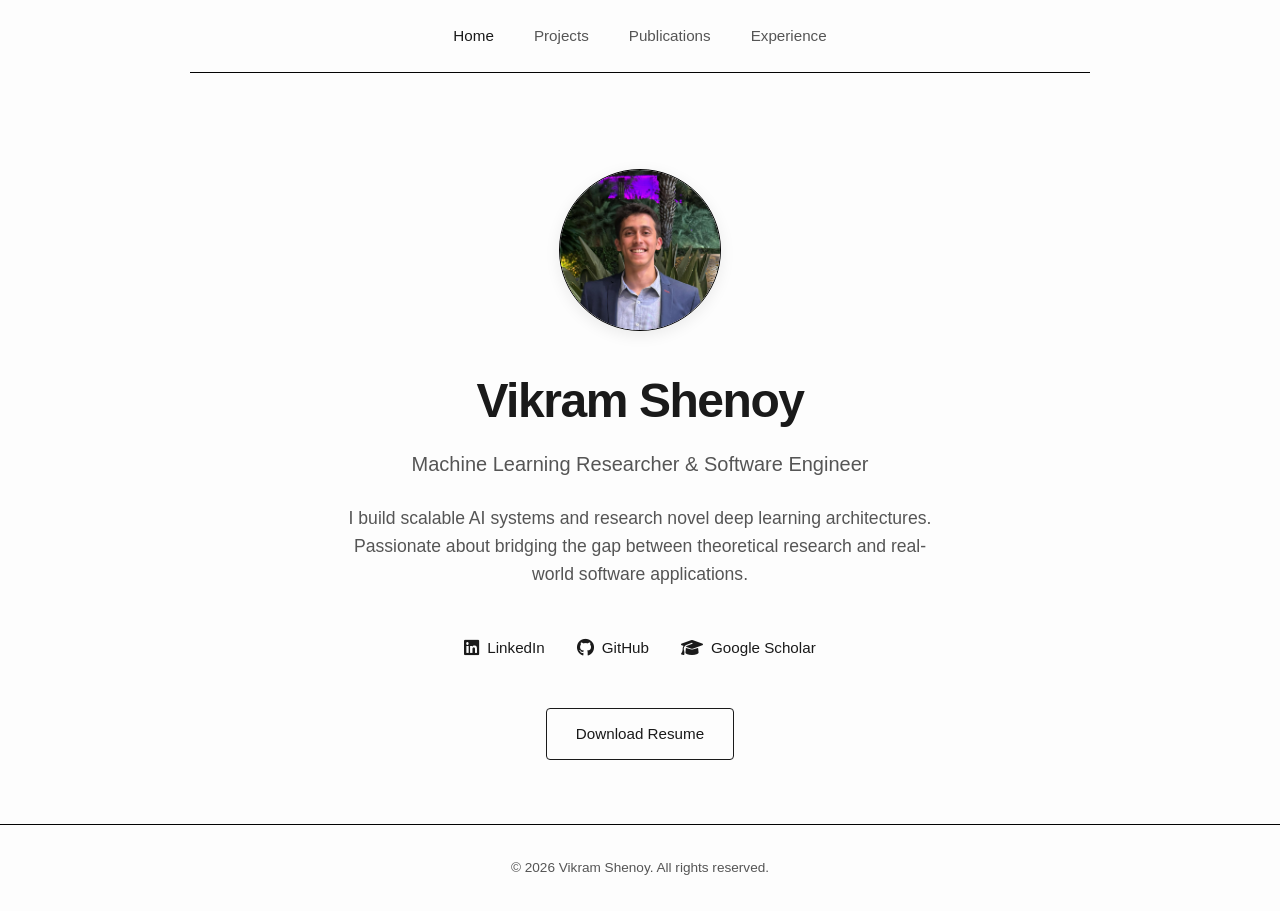
<file: index.html>
<!DOCTYPE html>
<html lang="en">
<head>
    <meta charset="UTF-8">
    <meta name="viewport" content="width=device-width, initial-scale=1.0">
    <title>Vikram Shenoy - Portfolio</title>
    <link rel="icon" type="image/x-icon" href="images/favicon.png">

    <link rel="stylesheet" href="https://cdnjs.cloudflare.com/ajax/libs/font-awesome/6.4.0/css/all.min.css">
    <link rel="stylesheet" href="styles.css">
</head>
<body>

    <nav>
        <div class="nav-brand"></div> <div class="nav-links">
            <a href="index.html" class="active">Home</a>
            <a href="projects.html">Projects</a>
            <a href="publications.html">Publications</a>
            <a href="experience.html">Experience</a>
        </div>
        
        <div></div> </nav>

    <div class="container">
        <section class="hero">
            <img src="images/Profilepic.png" alt="Profile Picture" class="profile-pic">
            <h1>Vikram Shenoy</h1>
            <h2>Machine Learning Researcher & Software Engineer</h2>
            
            <p>
                I build scalable AI systems and research novel deep learning architectures. 
                Passionate about bridging the gap between theoretical research and real-world software applications.
            </p>

            <div class="social-links">
                <a href="https://linkedin.com/in/vikram-shen" target="_blank" rel="noopener noreferrer">
                    <i class="fa-brands fa-linkedin"></i> LinkedIn
                </a>
                <a href="https://github.com/Vikram-Shenoy" target="_blank" rel="noopener noreferrer">
                    <i class="fa-brands fa-github"></i> GitHub
                </a>
                <a href="https://scholar.google.com/citations?user=3n41WfoAAAAJ" target="_blank" rel="noopener noreferrer">
                    <i class="fa-solid fa-graduation-cap"></i> Google Scholar
                </a>
            </div>

            <a href="Vikram-Shenoy-Resume.pdf" class="btn-resume" download>Download Resume</a>
        </section>
    </div>

    <footer>
        &copy; 2026 Vikram Shenoy. All rights reserved.
    </footer>

</body>
</html>
</file>
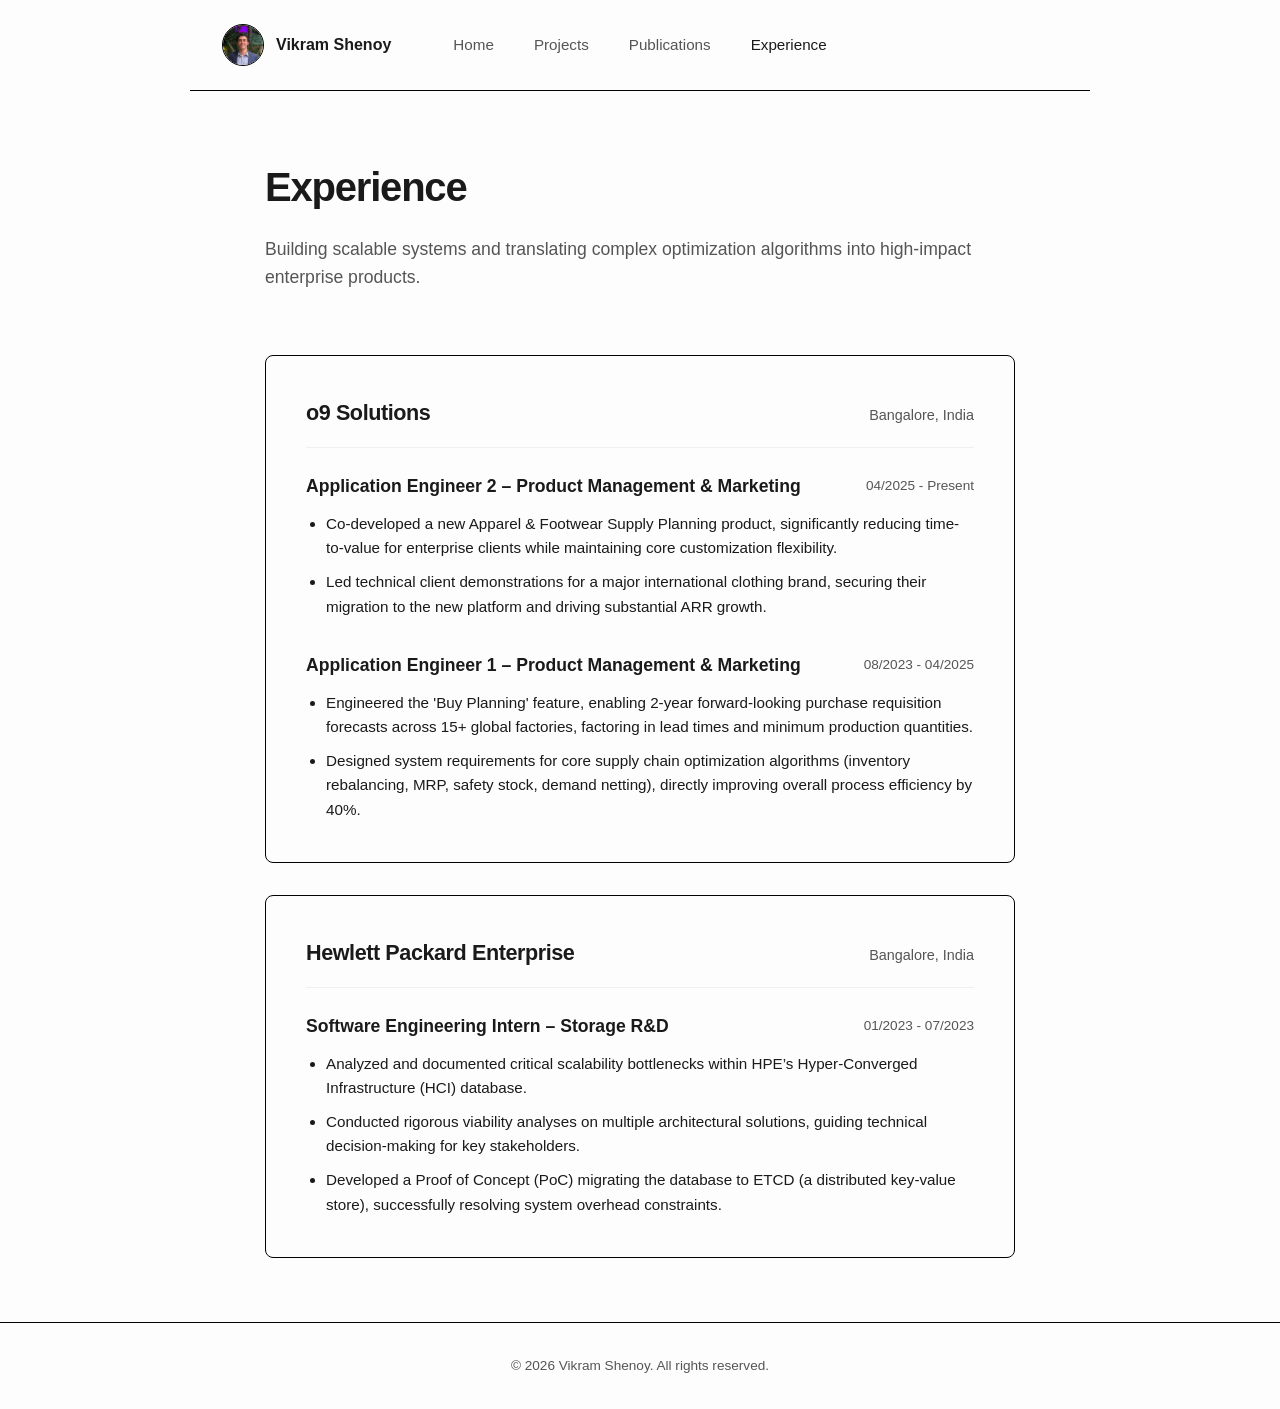
<file: experience.html>
<!DOCTYPE html>
<html lang="en">
<head>
    <meta charset="UTF-8">
    <meta name="viewport" content="width=device-width, initial-scale=1.0">
    <title>Experience - Vikram Shenoy</title>
    <link rel="stylesheet" href="styles.css">
    <link rel="icon" type="image/x-icon" href="images/favicon.png">

</head>
<body>

    <nav>
        <a href="index.html" class="nav-brand">
            <img src="images/Profilepic.png" alt="Vikram Shenoy">
            Vikram Shenoy
        </a>
        
        <div class="nav-links">
            <a href="index.html">Home</a>
            <a href="projects.html">Projects</a>
            <a href="publications.html">Publications</a>
            <a href="experience.html" class="active">Experience</a>
        </div>

        <div></div> </nav>

    <div class="container">
        
        <div class="page-header">
            <h1>Experience</h1>
            <p>
                Building scalable systems and translating complex optimization algorithms into high-impact enterprise products.
            </p>
        </div>

        <div class="experience-list">
            
            <div class="experience-card">
                <div class="experience-header">
                    <h3 class="experience-company">o9 Solutions</h3>
                    <span class="experience-location">Bangalore, India</span>
                </div>

                <div class="role-group">
                    <h4 class="experience-role">
                        Application Engineer 2 – Product Management & Marketing
                        <span class="experience-date">04/2025 - Present</span>
                    </h4>
                    <ul>
                        <li>Co-developed a new Apparel & Footwear Supply Planning product, significantly reducing time-to-value for enterprise clients while maintaining core customization flexibility.</li>
                        <li>Led technical client demonstrations for a major international clothing brand, securing their migration to the new platform and driving substantial ARR growth.</li>
                    </ul>
                </div>

                <div class="role-group">
                    <h4 class="experience-role">
                        Application Engineer 1 – Product Management & Marketing
                        <span class="experience-date">08/2023 - 04/2025</span>
                    </h4>
                    <ul>
                        <li>Engineered the 'Buy Planning' feature, enabling 2-year forward-looking purchase requisition forecasts across 15+ global factories, factoring in lead times and minimum production quantities.</li>
                        <li>Designed system requirements for core supply chain optimization algorithms (inventory rebalancing, MRP, safety stock, demand netting), directly improving overall process efficiency by 40%.</li>
                    </ul>
                </div>
            </div>

            <div class="experience-card">
                <div class="experience-header">
                    <h3 class="experience-company">Hewlett Packard Enterprise</h3>
                    <span class="experience-location">Bangalore, India</span>
                </div>

                <div class="role-group">
                    <h4 class="experience-role">
                        Software Engineering Intern – Storage R&D
                        <span class="experience-date">01/2023 - 07/2023</span>
                    </h4>
                    <ul>
                        <li>Analyzed and documented critical scalability bottlenecks within HPE’s Hyper-Converged Infrastructure (HCI) database.</li>
                        <li>Conducted rigorous viability analyses on multiple architectural solutions, guiding technical decision-making for key stakeholders.</li>
                        <li>Developed a Proof of Concept (PoC) migrating the database to ETCD (a distributed key-value store), successfully resolving system overhead constraints.</li>
                    </ul>
                </div>
            </div>

        </div>
    </div>

    <footer>
        &copy; 2026 Vikram Shenoy. All rights reserved.
    </footer>

</body>
</html>
</file>
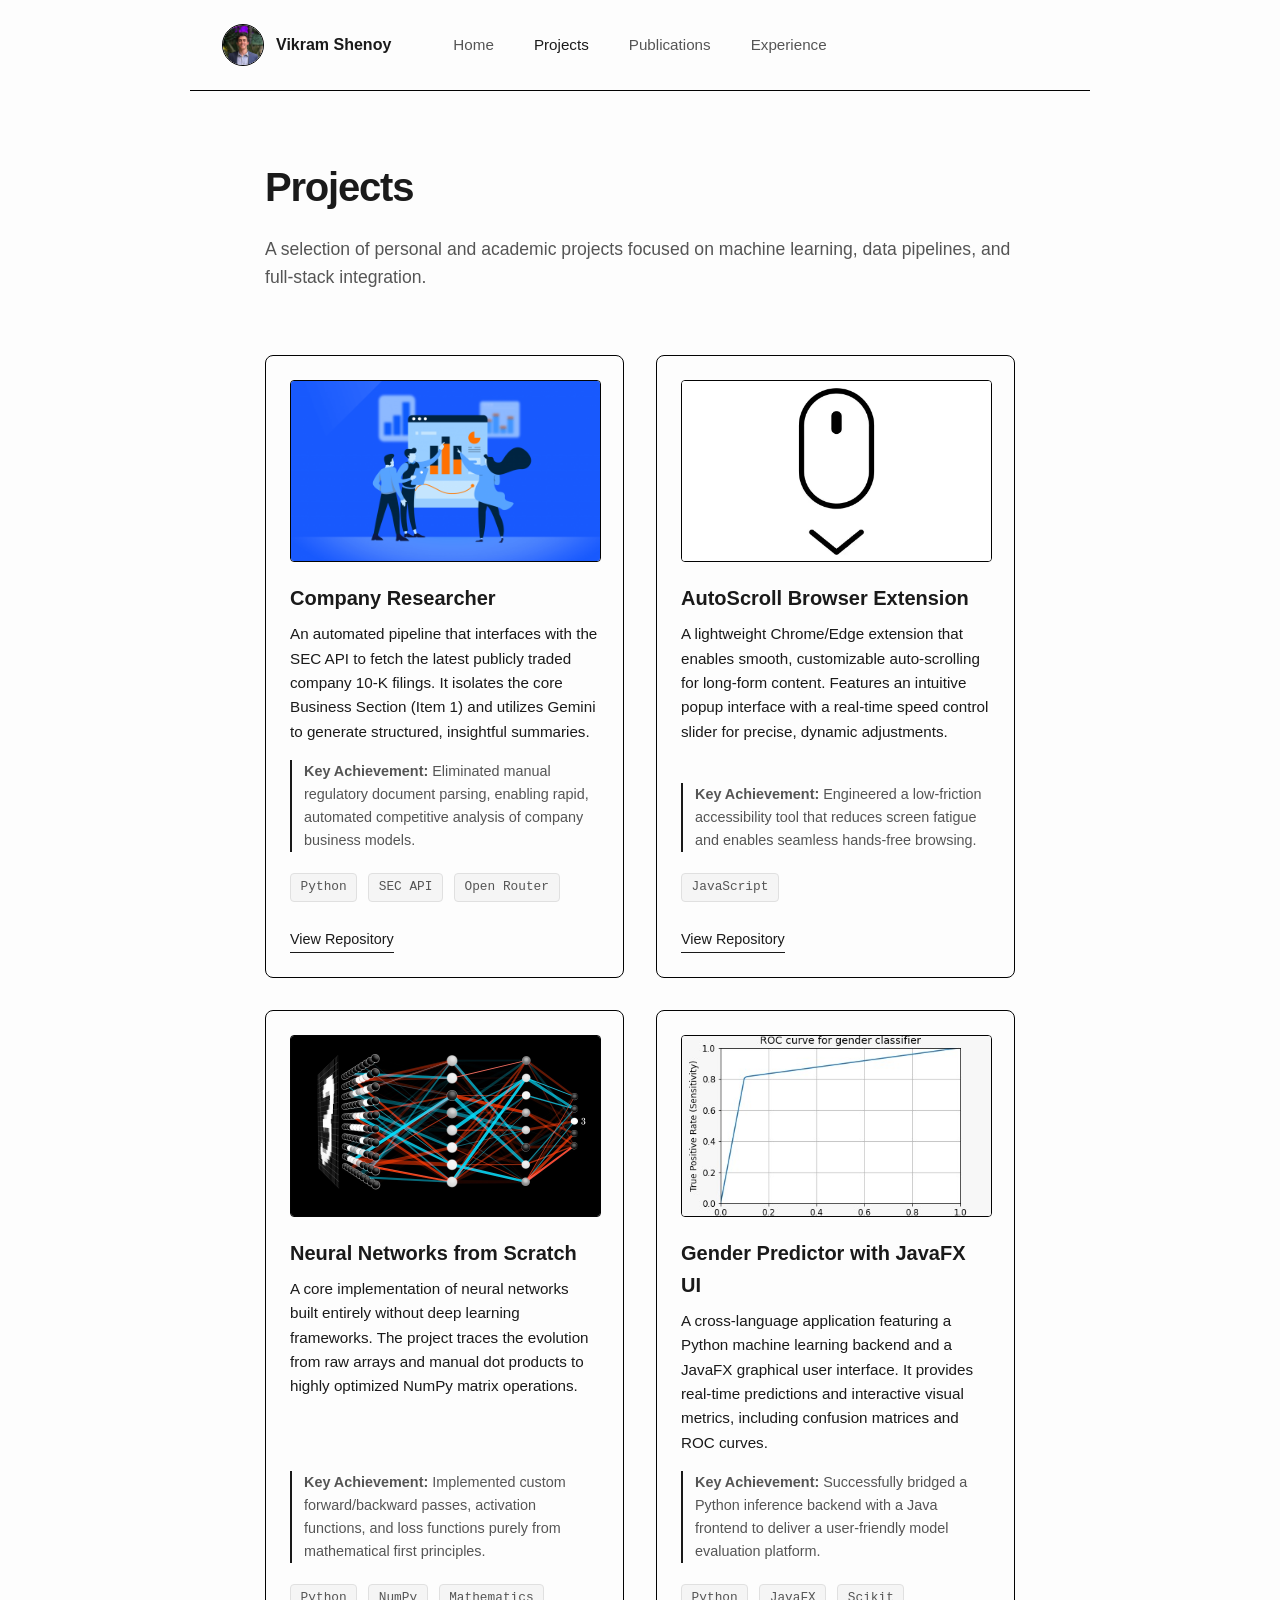
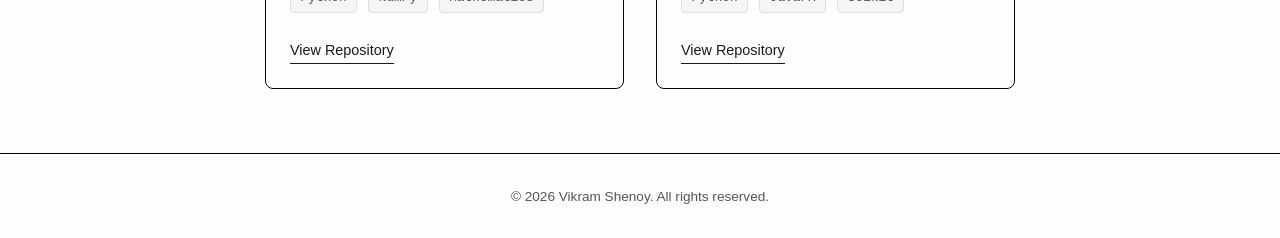
<file: projects.html>
<!DOCTYPE html>
<html lang="en">
<head>
    <meta charset="UTF-8">
    <meta name="viewport" content="width=device-width, initial-scale=1.0">
    <title>Projects - Vikram Shenoy</title>
    <link rel="stylesheet" href="styles.css">
    <link rel="icon" type="image/x-icon" href="images/favicon.png">

</head>
<body>

    <nav>
        <a href="index.html" class="nav-brand">
            <img src="images/Profilepic.png" alt="Vikram Shenoy">
            Vikram Shenoy
        </a>
        
        <div class="nav-links">
            <a href="index.html">Home</a>
            <a href="projects.html" class="active">Projects</a>
            <a href="publications.html">Publications</a>
            <a href="experience.html">Experience</a>
        </div>

        <div></div> </nav>

    <div class="container">
        
        <div class="page-header">
            <h1>Projects</h1>
            <p>
                A selection of personal and academic projects focused on machine learning, data pipelines, and full-stack integration.
            </p>
        </div>

        <div class="project-grid">
            
            <div class="project-card">
                <img src="images/company-reseach-header.png" alt="10-K Extractor interface" class="project-image">
                <h3 class="project-title">Company Researcher</h3>
                <p class="project-desc">
                    An automated pipeline that interfaces with the SEC API to fetch the latest publicly traded company 10-K filings. It isolates the core Business Section (Item 1) and utilizes Gemini to generate structured, insightful summaries.
                </p>
                <p class="project-achievement">
                    <strong>Key Achievement:</strong> Eliminated manual regulatory document parsing, enabling rapid, automated competitive analysis of company business models.
                </p>
                <div class="project-tech-stack">
                    <span class="tech-tag">Python</span>
                    <span class="tech-tag">SEC API</span>
                    <span class="tech-tag">Open Router</span>
                </div>
                <a href="https://github.com/Vikram-Shenoy/Company-Researcher" target="_blank" rel="noopener noreferrer" class="project-link">View Repository</a>
            </div>

            <div class="project-card">
                <img src="images/magic-mouse.avif" alt="AutoScroll Extension Interface" class="project-image">
                <h3 class="project-title">AutoScroll Browser Extension</h3>
                <p class="project-desc">
                    A lightweight Chrome/Edge extension that enables smooth, customizable auto-scrolling for long-form content. Features an intuitive popup interface with a real-time speed control slider for precise, dynamic adjustments.
                </p>
                <p class="project-achievement">
                    <strong>Key Achievement:</strong> Engineered a low-friction accessibility tool that reduces screen fatigue and enables seamless hands-free browsing.
                </p>
                <div class="project-tech-stack">
                    <span class="tech-tag">JavaScript</span>
                </div>
                <a href="https://github.com/Vikram-Shenoy/autoscroll-browser" target="_blank" rel="noopener noreferrer" class="project-link">View Repository</a>
            </div>

            <div class="project-card">
                <img src="images/nnfs.jpg" alt="Neural network architecture diagrams" class="project-image">
                <h3 class="project-title">Neural Networks from Scratch</h3>
                <p class="project-desc">
                    A core implementation of neural networks built entirely without deep learning frameworks. The project traces the evolution from raw arrays and manual dot products to highly optimized NumPy matrix operations.
                </p>
                <p class="project-achievement">
                    <strong>Key Achievement:</strong> Implemented custom forward/backward passes, activation functions, and loss functions purely from mathematical first principles.
                </p>
                <div class="project-tech-stack">
                    <span class="tech-tag">Python</span>
                    <span class="tech-tag">NumPy</span>
                    <span class="tech-tag">Mathematics</span>
                </div>
                <a href="https://github.com/Vikram-Shenoy/Neural-network-from-scratch" target="_blank" rel="noopener noreferrer" class="project-link">View Repository</a>
            </div>

            <div class="project-card">
                <img src="images/roc.jpeg" alt="JavaFX GUI showing ROC curves" class="project-image">
                <h3 class="project-title">Gender Predictor with JavaFX UI</h3>
                <p class="project-desc">
                    A cross-language application featuring a Python machine learning backend and a JavaFX graphical user interface. It provides real-time predictions and interactive visual metrics, including confusion matrices and ROC curves.
                </p>
                <p class="project-achievement">
                    <strong>Key Achievement:</strong> Successfully bridged a Python inference backend with a Java frontend to deliver a user-friendly model evaluation platform.
                </p>
                <div class="project-tech-stack">
                    <span class="tech-tag">Python</span>
                    <span class="tech-tag">JavaFX</span>
                    <span class="tech-tag">Scikit</span>
                </div>
                <a href="https://github.com/vinayakkrishanprasad/Gender-Predictor-JavaFX-UI" target="_blank" rel="noopener noreferrer" class="project-link">View Repository</a>
            </div>

        </div>
    </div>

    <footer>
        &copy; 2026 Vikram Shenoy. All rights reserved.
    </footer>

</body>
</html>
</file>
<file: styles.css>
/* =========================================
   1. CSS Variables & Base Reset
   ========================================= */
:root {
    --bg-color: #fdfdfd;
    --text-color: #1a1a1a;
    --secondary-text: #555555;
    --border-color: #030303;
}

body {
    margin: 0;
    padding: 0;
    display: flex;
    flex-direction: column;
    min-height: 100vh;
    font-family: -apple-system, BlinkMacSystemFont, "Segoe UI", Roboto, Helvetica, Arial, sans-serif;
    background-color: var(--bg-color);
    color: var(--text-color);
    line-height: 1.6;
    -webkit-font-smoothing: antialiased;
}

/* =========================================
   2. Navigation
   ========================================= */
nav {
    display: grid;
    grid-template-columns: 1fr auto 1fr; /* 3 Columns: Left, Center, Right */
    align-items: center;
    padding: 1.5rem 2rem;
    border-bottom: 1px solid var(--border-color);
    max-width: 900px;
    margin: 0 auto;
    width: 100%;
    box-sizing: border-box;
}

.nav-brand {
    display: flex;
    align-items: center;
    gap: 0.75rem;
    text-decoration: none;
    color: var(--text-color);
    font-weight: 600;
    font-size: 1rem;
    justify-self: start; 
}

.nav-brand img {
    width: 40px; /* Adjusted to 40px for proper visibility */
    height: 40px;
    border-radius: 50%;
    object-fit: cover;
    border: 1px solid var(--border-color);
}

.nav-links {
    display: flex;
    gap: 2.5rem;
    justify-self: center; 
}

.nav-links a {
    text-decoration: none;
    color: var(--secondary-text);
    font-weight: 500;
    font-size: 0.95rem;
    transition: color 0.2s ease;
}

.nav-links a.active, .nav-links a:hover {
    color: var(--text-color);
}

/* =========================================
   3. Main Container
   ========================================= */
.container {
    max-width: 750px;
    margin: 0 auto;
    padding: 4rem 2rem;
}

/* =========================================
   4. Home Page Specific Styles
   ========================================= */
.hero {
    text-align: center;
    padding-top: 2rem; /* Adds the extra space needed for the home page */
}

.hero h1 {
    font-size: 3rem;
    margin: 0 0 0.5rem 0;
    letter-spacing: -0.03em;
    font-weight: 700;
}

.hero h2 {
    font-size: 1.25rem;
    font-weight: 400;
    color: var(--secondary-text);
    margin: 0 0 1.5rem 0;
}

.hero p {
    font-size: 1.1rem;
    color: var(--secondary-text);
    margin: 0 auto 3rem auto;
    max-width: 600px;
}

.profile-pic {
    width: 160px;
    height: 160px;
    border-radius: 50%;
    object-fit: cover;
    margin-bottom: 1.5rem;
    border: 1px solid var(--border-color);
    box-shadow: 0 4px 15px rgba(0, 0, 0, 0.08); 
}

.social-links {
    display: flex;
    justify-content: center;
    gap: 2rem;
    margin-bottom: 3rem;
}

.social-links a {
    display: flex;
    align-items: center;
    gap: 0.5rem; 
    text-decoration: none;
    color: var(--text-color);
    font-weight: 500;
    font-size: 0.95rem;
    position: relative;
}

.social-links a::after {
    content: '';
    position: absolute;
    width: 100%;
    transform: scaleX(0);
    height: 1px;
    bottom: -4px;
    left: 0;
    background-color: var(--text-color);
    transform-origin: bottom right;
    transition: transform 0.25s ease-out;
}

.social-links a:hover::after {
    transform: scaleX(1);
    transform-origin: bottom left;
}

.social-links i {
    font-size: 1.1rem;
}

.btn-resume {
    display: inline-block;
    padding: 0.8rem 1.8rem;
    background-color: transparent;
    color: var(--text-color);
    text-decoration: none;
    font-size: 0.95rem;
    font-weight: 500;
    border: 1px solid var(--text-color);
    border-radius: 4px;
    transition: all 0.2s ease;
}

.btn-resume:hover {
    background-color: var(--text-color);
    color: var(--bg-color);
}

/* =========================================
   5. Publications Page Specific Styles
   ========================================= */
.page-header {
    margin-bottom: 4rem;
}

.page-header h1 {
    font-size: 2.5rem;
    margin: 0 0 1rem 0;
    letter-spacing: -0.03em;
    font-weight: 700;
}

.page-header p {
    font-size: 1.1rem;
    color: var(--secondary-text);
    margin: 0;
}

.publication-list {
    display: flex;
    flex-direction: column;
    gap: 3.5rem;
}

.publication-item {
    display: flex;
    gap: 1.5rem;
    align-items: flex-start;
}

.pub-image {
    width: 160px;
    height: 110px;
    object-fit: cover;
    border-radius: 4px;
    border: 1px solid var(--border-color);
    flex-shrink: 0;
    background-color: #f0f0f0; 
}

.pub-content {
    flex-grow: 1;
}

.pub-content h3 {
    font-size: 1.15rem;
    margin: 0 0 0.25rem 0;
    font-weight: 600;
    line-height: 1.4;
}

.pub-content .citation {
    font-size: 0.9rem;
    color: var(--secondary-text);
    font-style: italic;
    margin: 0 0 0.75rem 0;
}

.pub-content p {
    font-size: 0.95rem;
    margin: 0 0 1rem 0;
    color: var(--text-color);
}

.pub-link {
    font-size: 0.9rem;
    font-weight: 500;
    color: var(--text-color);
    text-decoration: none;
    border-bottom: 1px solid var(--text-color);
    padding-bottom: 1px;
    transition: opacity 0.2s ease;
}

.pub-link:hover {
    opacity: 0.7;
}

/* =========================================
   6. Footer
   ========================================= */
footer {
    text-align: center;
    padding: 2rem 0;
    margin-top: auto; 
    border-top: 1px solid var(--border-color);
    color: var(--secondary-text);
    font-size: 0.85rem;
}

/* =========================================
   7. Mobile Responsiveness
   ========================================= */
@media (max-width: 600px) {
    nav {
        display: flex; /* Replaces grid on small screens */
        flex-direction: column;
        gap: 1.5rem;
    }
    
    .publication-item {
        flex-direction: column;
        gap: 1rem;
    }

    .pub-image {
        width: 100%;
        height: auto;
        aspect-ratio: 16 / 9;
    }
}
/* =========================================
   8. Experience Page Specific Styles
   ========================================= */
.experience-list {
    display: flex;
    flex-direction: column;
    gap: 2rem;
}

.experience-card {
    padding: 2.5rem;
    border: 1px solid var(--border-color);
    border-radius: 8px;
    background-color: var(--bg-color);
    transition: transform 0.3s ease, box-shadow 0.3s ease;
}

.experience-card:hover {
    transform: translateY(-5px);
    box-shadow: 0 12px 30px rgba(0, 0, 0, 0.06);
    border-color: transparent; /* Optional: hides the border on hover for a cleaner shadow look */
}

.experience-header {
    display: flex;
    justify-content: space-between;
    align-items: baseline;
    margin-bottom: 1.5rem;
    border-bottom: 1px solid #f0f0f0;
    padding-bottom: 1rem;
}

.experience-company {
    font-size: 1.35rem;
    font-weight: 700;
    margin: 0;
    letter-spacing: -0.02em;
}

.experience-location {
    font-size: 0.9rem;
    color: var(--secondary-text);
}

.role-group {
    margin-bottom: 2rem;
}

.role-group:last-child {
    margin-bottom: 0;
}

.experience-role {
    font-size: 1.1rem;
    font-weight: 600;
    color: var(--text-color);
    margin: 0 0 0.25rem 0;
    display: flex;
    justify-content: space-between;
    align-items: center;
}

.experience-date {
    font-size: 0.85rem;
    color: var(--secondary-text);
    font-weight: 400;
}

.experience-card ul {
    margin: 0.75rem 0 0 0;
    padding-left: 1.25rem;
    color: var(--text-color);
    font-size: 0.95rem;
}

.experience-card li {
    margin-bottom: 0.6rem;
}

.experience-card li:last-child {
    margin-bottom: 0;
}

/* Mobile Adjustments for Experience */
@media (max-width: 600px) {
    .experience-header, .experience-role {
        flex-direction: column;
        align-items: flex-start;
        gap: 0.25rem;
    }
    .experience-card {
        padding: 1.5rem;
    }
}
/* =========================================
   9. Projects Page Specific Styles
   ========================================= */
.project-grid {
    display: grid;
    grid-template-columns: repeat(auto-fit, minmax(320px, 1fr));
    gap: 2rem;
}

.project-card {
    display: flex;
    flex-direction: column;
    padding: 1.5rem;
    border: 1px solid var(--border-color);
    border-radius: 8px;
    background-color: var(--bg-color);
    transition: transform 0.3s ease, box-shadow 0.3s ease;
}

.project-card:hover {
    transform: translateY(-5px);
    box-shadow: 0 12px 30px rgba(0, 0, 0, 0.06);
    border-color: transparent;
}

.project-image {
    width: 100%;
    height: 180px;
    object-fit: cover;
    border-radius: 4px;
    background-color: #f0f0f0; /* Fallback for empty images */
    margin-bottom: 1.25rem;
    border: 1px solid var(--border-color);
}

.project-title {
    font-size: 1.25rem;
    font-weight: 600;
    margin: 0 0 0.5rem 0;
    color: var(--text-color);
}

.project-desc {
    font-size: 0.95rem;
    color: var(--text-color);
    margin: 0 0 1rem 0;
    flex-grow: 1; /* Pushes the bottom elements down if descriptions vary in length */
}

.project-achievement {
    font-size: 0.9rem;
    color: var(--secondary-text);
    margin: 0 0 1.25rem 0;
    padding-left: 0.75rem;
    border-left: 2px solid var(--text-color);
}

.project-tech-stack {
    margin-bottom: 1.25rem;
}

.tech-tag {
    display: inline-block;
    font-size: 0.8rem;
    font-family: ui-monospace, SFMono-Regular, Menlo, Monaco, Consolas, monospace;
    background-color: #f5f5f5;
    color: var(--secondary-text);
    padding: 0.2rem 0.6rem;
    border-radius: 4px;
    margin: 0 0.4rem 0.4rem 0;
    border: 1px solid #e0e0e0;
}

.project-link {
    align-self: flex-start;
    font-size: 0.9rem;
    font-weight: 500;
    color: var(--text-color);
    text-decoration: none;
    border-bottom: 1px solid var(--text-color);
    padding-bottom: 1px;
    transition: opacity 0.2s ease;
}

.project-link:hover {
    opacity: 0.7;
}
</file>
